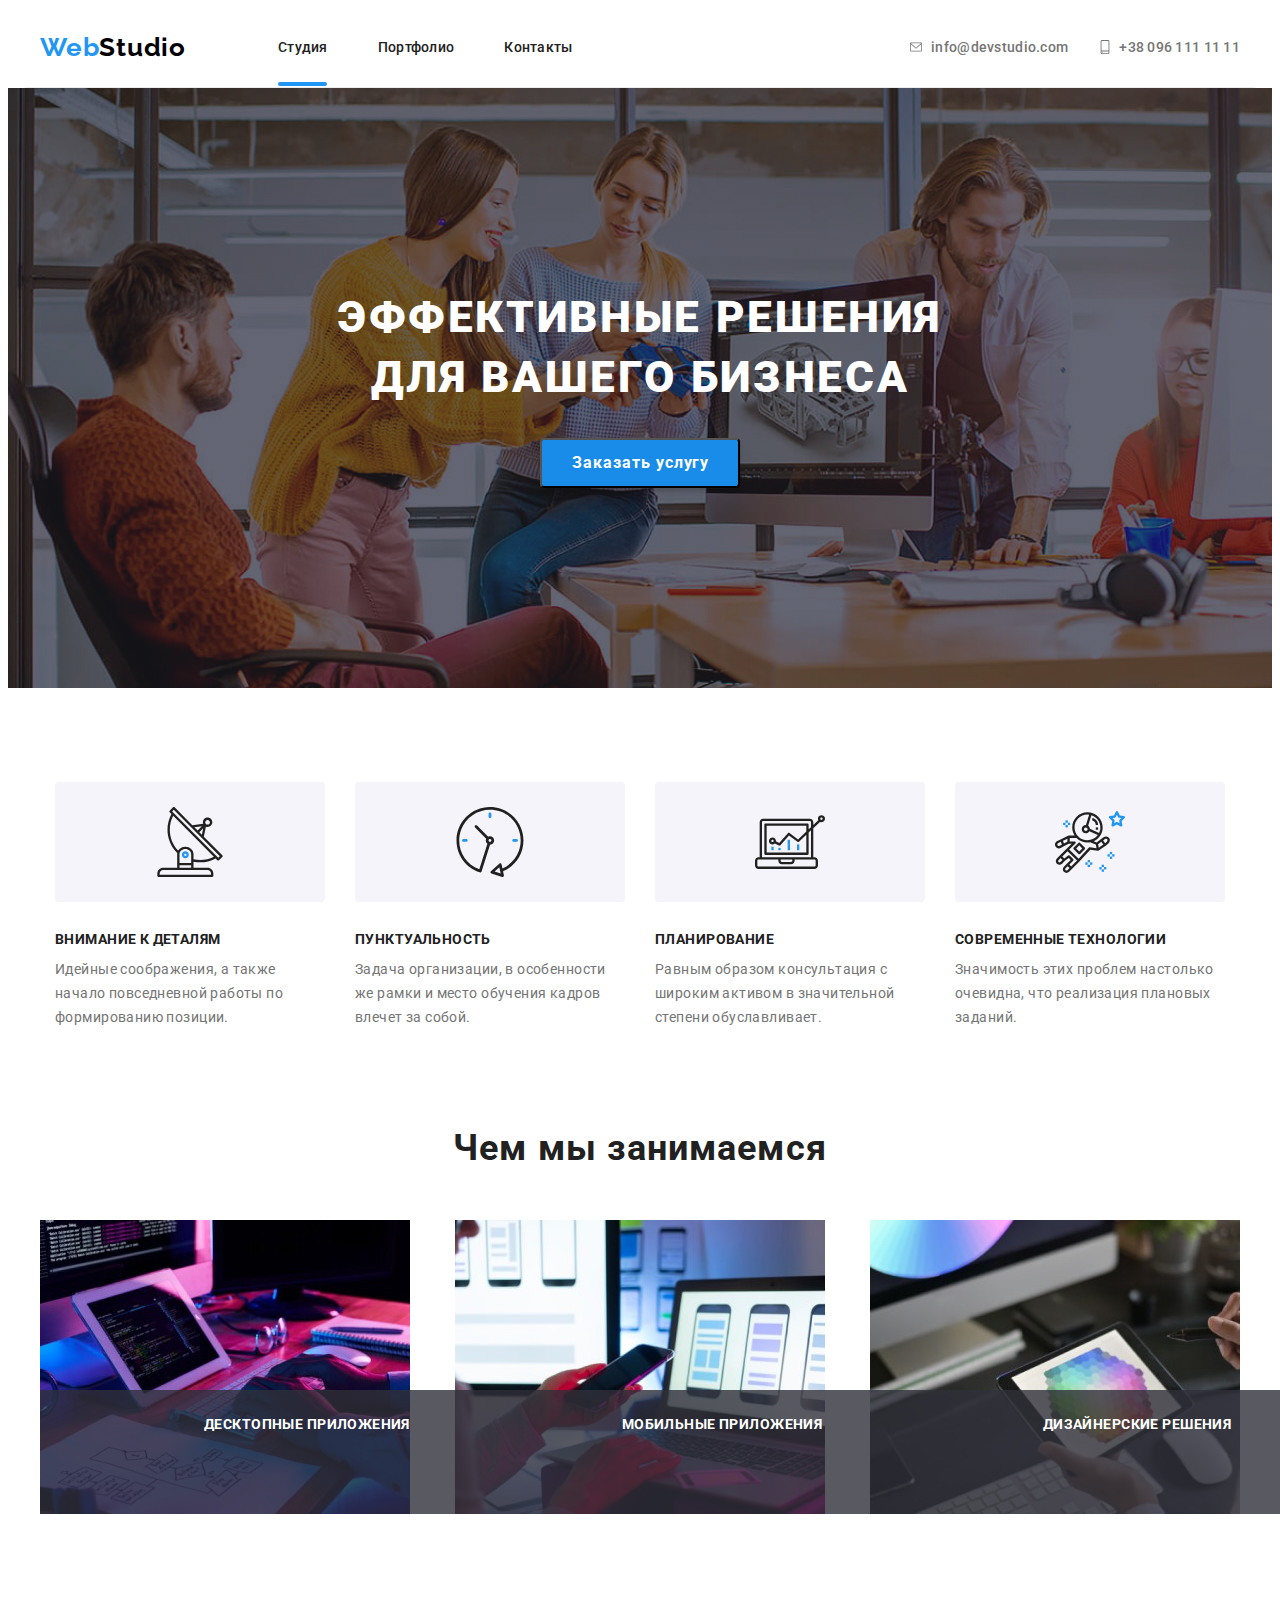
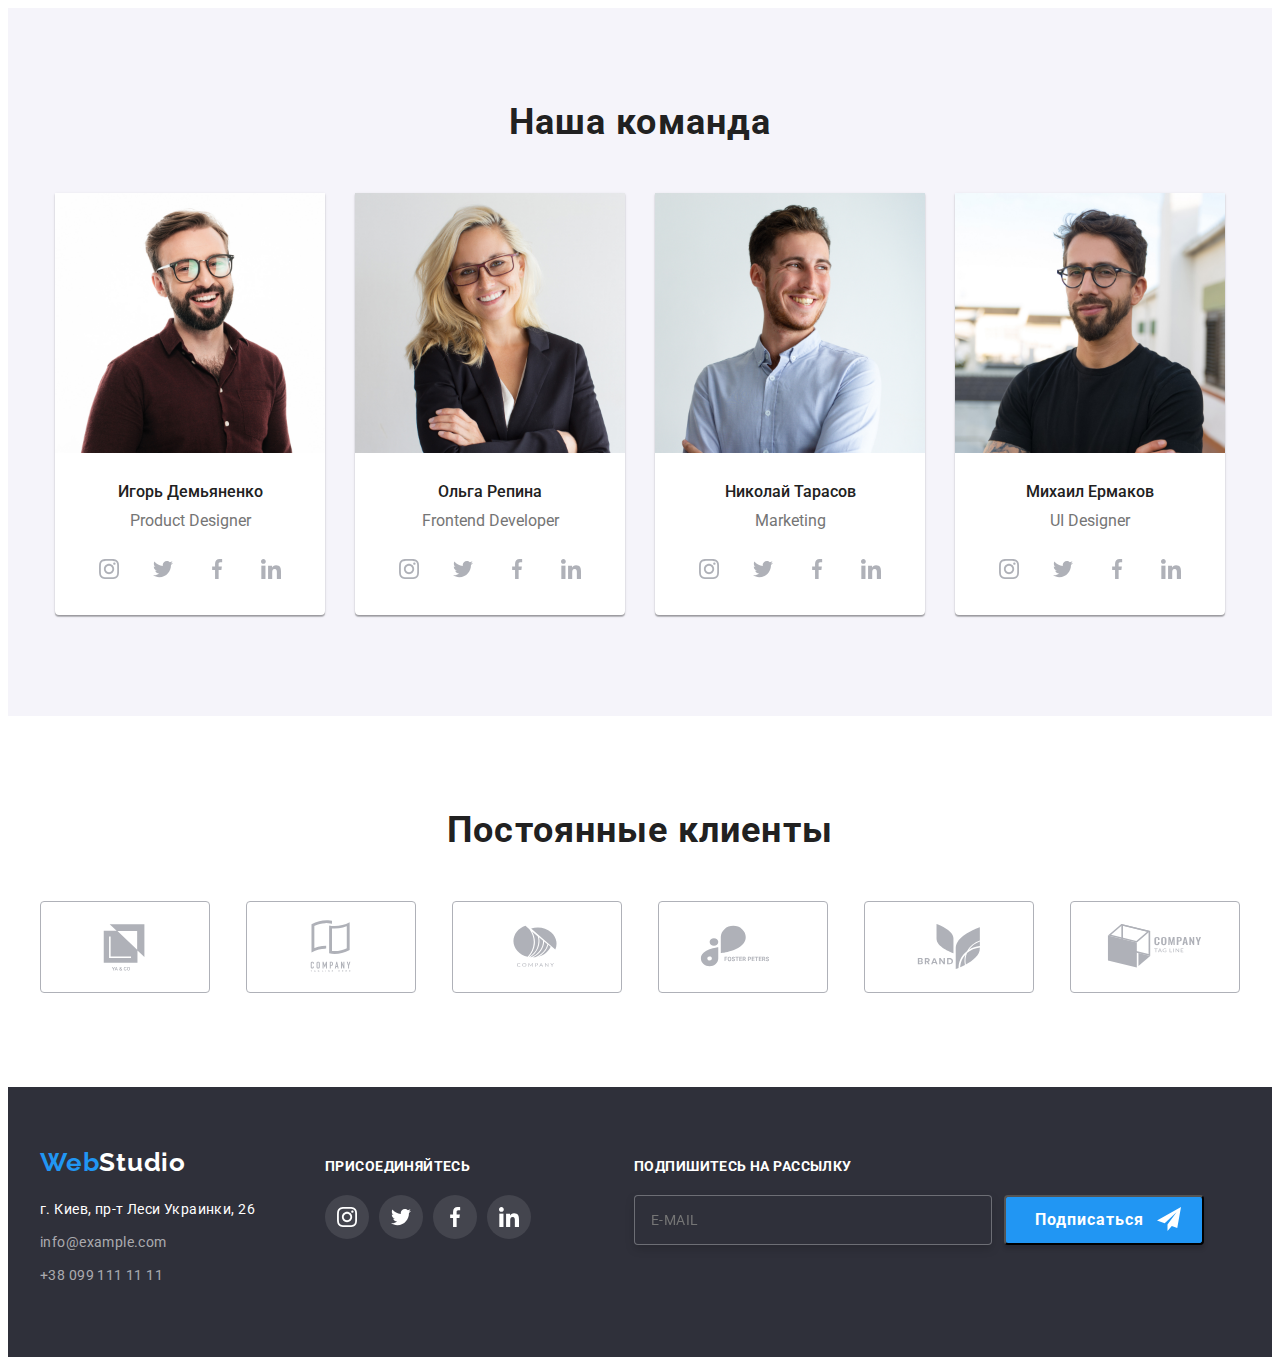
<file: index.html>
<!DOCTYPE html>
<html lang="ru">
<head>
    <meta charset="UTF-8">
    <meta http-equiv="X-UA-Compatible" content="IE=edge">
    <meta name="viewport" content="width=device-width, initial-scale=1.0">
    <link rel="preconnect" href="https://fonts.gstatic.com">
    <link href="https://fonts.googleapis.com/css2?family=Raleway:wght@700&family=Roboto:wght@400;500;700;900&display=swap" rel="stylesheet">
    <link rel="stylesheet" href="https://cdnjs.cloudflare.com/ajax/libs/modern-normalize/1.0.0/modern-normalize.min.css" integrity="sha512-ISS7cAi1PEhQ8jnbJpJZMd29NlhNj4AWYyLOSp2CE/CsHxTCu+r+t0D2yoJudVrd0/8fTVPUVDzY5Tvli75u/g==" crossorigin="anonymous" referrerpolicy="no-referrer" />
    <title>Студия</title>
    <link rel="stylesheet" href="./css/styles.css">
</head>
<body>
    <!--header-->
   <header class="header">
       <div class="container header-container ">
            <nav class="navigation">
                <a class="logo-link link" href="" lang="en"> <span class="logo-text">Web</span><span class="logo-text-itom">Studio</span></a>
                    <ul class="menu-list list">
                        <li class="menu-itom">
                            <a class="menu-link-studio link" href="">Студия</a>
                        </li>
                        <li class="menu-itom">
                            <a class="menu-link link" href="./portfolio.html">Портфолио</a>
                        </li>
                        <li class="menu-itom">
                            <a class="menu-link link" href="">Контакты</a>
                         </li>
                    </ul>
            </nav> 
            <ul class="contacts  list" >
                <li class="contacts-mail ">
                        <a href="mailto:info@devstudio.com" class="contacts-mail-envelope link">
                        <svg class="mail-envelope ">
                            <use href="./images/sprite.svg#envelope"></use>
                        </svg>
                        info@devstudio.com
                    </a>
                </li>
                <li class="contacts-tel list">
                        <a href="tel:+38096111111 "  class="contacts-tel-smartphone link">
                        <svg class="tel-smartphone ">
                            <use href="./images/sprite.svg#smartphone"></use>
                        </svg>
                        +38 096 111 11 11 
                    </a>
                    </div>
                </li>
            </ul>
        </div>
   </header> 
   <main>
       <!--hero-->
       <section class="hero">
           <div class="hero-container container">
                <div class="container-hero-title">
                    <p class="hero-title">Эффективные решения для вашего бизнеса</p>
                </div>
                <div class="btn">
                    <button class="modal-btn" type="button" data-modal-open>Заказать услугу</button>
                </div>
           </div>
       </section>
       <!--about us-->
       <section class="about-us">
           <div class=" about-us-container container">
                <ul class="boxs list">
                    <li>
                        <div class="box-first">
                            <div >
                                <ul class="box-list list">
                                <li class="box-list-atom">
                                    <a href="" class="box-list-link link">
                                        <svg class="box-list-icon">
                                            <use href="./images/sprite.svg#antenna"></use>
                                        </svg>
                                    </a>
                                </li>
                            </div>
                            <h3 class="about-us-title" >Внимание к деталям</h3>
                            <p class="about-us-title-itom" >Идейные соображения, а также начало повседневной работы по формированию позиции.</p>  
                        </div>
                    </li>
                    <li>
                        <div class="box-second ">
                            <div >
                                <ul class="box-list list">
                                <li class="box-list-atom">
                                    <a href="" class="box-list-link link">
                                        <svg class="box-list-icon">
                                            <use href="./images/sprite.svg#clock"></use>
                                        </svg>
                                    </a>
                                </li>
                            </div>
                            <h3 class="about-us-title">Пунктуальность</h3>
                            <p class="about-us-title-itom">Задача организации, в особенности же рамки и место обучения кадров влечет за собой.</p>
                        </div>
                    </li>
                    <li>
                        <div class="box-third">
                            <div >
                                <ul class="box-list list">
                                <li class="box-list-atom">
                                    <a href="" class="box-list-link link">
                                        <svg class="box-list-icon">
                                            <use href="./images/sprite.svg#diagram"></use>
                                        </svg>
                                    </a>
                                </li>
                            </div>
                            <h3 class="about-us-title">Планирование</h3>
                            <p class="about-us-title-itom">Равным образом консультация с широким активом в значительной степени обуславливает.</p>
                        </div>
                    </li>
                    <li>
                        <div class="box-fourth">
                            <div >
                                <ul class="box-list list">
                                <li class="box-list-atom">
                                    <a href="" class="box-list-link link">
                                        <svg class="box-list-icon">
                                            <use href="./images/sprite.svg#astronaut"></use>
                                        </svg>
                                    </a>
                                </li>
                            </div>
                            <h3 class="about-us-title">Современные технологии</h3>
                            <p class="about-us-title-itom">Значимость этих проблем настолько очевидна, что реализация плановых заданий.</p>
                        </div>
                    </li>
                </ul>
           </div>
       </section>
       <!-- projects -->
       <section class="projects">
           <div class="projects-section container">
               <h2 class="projects-section-list">Чем мы занимаемся</h2>
                <ul class="projects-section-img list">
                     <li class="projects-section-img-list">
                        <img src="./images/classes/box1.jpg" alt="написание кода">
                        <p class="projects-section-img-item">Десктопные приложения</p>
                    <li class="projects-section-img-list">
                        <img src="./images/classes/box2.jpg" alt="дизай">
                        <p class="projects-section-img-item">Мобильные приложения</p>
                    </li>
                    <li class="projects-section-img-list">
                        <img src="./images/classes/box3.jpg" alt="цвет">
                        <p class="projects-section-img-item">Дизайнерские решения</p>
                    </li>
                </ul>
           </div>
       </section>
       <!--team-->
       <section class="our-team list">
           <div class="our-team-container container ">
                  <h2 class="our-team-list" >Наша команда</h2>
            <ul class="our-team-list-img list list-itom"> 
                <li class="our-team-list-itom-img">
                    <div class="our-team-box">
                        <img src="./images/team/igordemyanenko.jpg" alt="Игорь Демьяненко"width="270" height="260">
                        <div class="our-team-text">
                            <h3 class="our-team-list-itom">Игорь Демьяненко</h3>
                            <p class="our-team-list-position">Product Designer</p>
                            <ul class="social-list list">
                                <li class="social-list-atom">
                                    <a href="" class="social-list-link link">
                                        <svg class="social-list-icon">
                                            <use href="./images/sprite.svg#instagram"></use>
                                        </svg>
                                    </a>
                                </li>
                                <li class="social-list-atom">
                                    <a href="" class="social-list-link link">
                                        <svg class="social-list-icon">
                                            <use href="./images/sprite.svg#twitter"></use>
                                        </svg>
                                    </a>
                                </li>
                                <li class="social-list-atom">
                                    <a href="" class="social-list-link link">
                                        <svg class="social-list-icon">
                                            <use href="./images/sprite.svg#facebook"></use>
                                        </svg>
                                    </a>
                                </li>
                                <li class="social-list-atom">
                                    <a href="" class="social-list-link link">
                                        <svg class="social-list-icon">
                                            <use href="./images/sprite.svg#linkedin"></use>
                                        </svg>
                                    </a>
                                </li>
                            </ul>
                        </div>
                    </div>
                </li>
                <li class="our-team-list-itom-img">
                    <div class="our-team-box">
                        <img src="./images/team/olgarepina.jpg" alt="Ольга Репина"width="270" height="260">
                        <div class="our-team-text">
                            <h3 class="our-team-list-itom">Ольга Репина</h3>
                            <p class="our-team-list-position">Frontend Developer</p>
                            <ul class="social-list list">
                                <li class="social-list-atom">
                                    <a href="" class="social-list-link link">
                                        <svg class="social-list-icon">
                                            <use href="./images/sprite.svg#instagram"></use>
                                        </svg>
                                    </a>
                                </li>
                                <li class="social-list-atom">
                                    <a href="" class="social-list-link link">
                                        <svg class="social-list-icon">
                                            <use href="./images/sprite.svg#twitter"></use>
                                        </svg>
                                    </a>
                                </li>
                                <li class="social-list-atom">
                                    <a href="" class="social-list-link link">
                                        <svg class="social-list-icon">
                                            <use href="./images/sprite.svg#facebook"></use>
                                        </svg>
                                    </a>
                                </li>
                                <li class="social-list-atom">
                                    <a href="" class="social-list-link link">
                                        <svg class="social-list-icon">
                                            <use href="./images/sprite.svg#linkedin"></use>
                                        </svg>
                                    </a>
                                </li>
                            </ul>
                        </div>
                    </div>
                </li>
                <li class="our-team-list-itom-img">
                    <div class="our-team-box">
                        <img src="./images/team/nikolaytarasov.jpg" alt="Николай Тарасов"width="270" height="260">
                        <div class="our-team-text">
                            <h3 class="our-team-list-itom">Николай Тарасов</h3>
                            <p class="our-team-list-position">Marketing</p>
                            <ul class="social-list list">
                                <li class="social-list-atom">
                                    <a href="" class="social-list-link link">
                                        <svg class="social-list-icon">
                                            <use href="./images/sprite.svg#instagram"></use>
                                        </svg>
                                    </a>
                                </li>
                                <li class="social-list-atom">
                                    <a href="" class="social-list-link link">
                                        <svg class="social-list-icon">
                                            <use href="./images/sprite.svg#twitter"></use>
                                        </svg>
                                    </a>
                                </li>
                                <li class="social-list-atom">
                                    <a href="" class="social-list-link link">
                                        <svg class="social-list-icon">
                                            <use href="./images/sprite.svg#facebook"></use>
                                        </svg>
                                    </a>
                                </li>
                                <li class="social-list-atom">
                                    <a href="" class="social-list-link link">
                                        <svg class="social-list-icon">
                                            <use href="./images/sprite.svg#linkedin"></use>
                                        </svg>
                                    </a>
                                </li>
                            </ul>
                        </div>
                    </div>
                </li>
                <li class="our-team-list-itom-img">
                    <div class="our-team-box">
                        <img src="./images/team/mikhailermakov.jpg" alt="Михаил Ермаков"width="270" height="260">
                        <div class="our-team-text">
                            <h3 class="our-team-list-itom">Михаил Ермаков</h3>
                            <p class="our-team-list-position">UI Designer</p>
                            <ul class="social-list list">
                                <li class="social-list-atom">
                                    <a href="" class="social-list-link link">
                                        <svg class="social-list-icon">
                                            <use href="./images/sprite.svg#instagram"></use>
                                        </svg>
                                    </a>
                                </li>
                                <li class="social-list-atom">
                                    <a href="" class="social-list-link link">
                                        <svg class="social-list-icon">
                                            <use href="./images/sprite.svg#twitter"></use>
                                        </svg>
                                    </a>
                                </li>
                                <li class="social-list-atom">
                                    <a href="" class="social-list-link link">
                                        <svg class="social-list-icon">
                                            <use href="./images/sprite.svg#facebook"></use>
                                        </svg>
                                    </a>
                                </li>
                                <li class="social-list-atom">
                                    <a href="" class="social-list-link link">
                                        <svg class="social-list-icon">
                                            <use href="./images/sprite.svg#linkedin"></use>
                                        </svg>
                                    </a>
                                </li>
                            </ul>
                        </div>
                    </div>
                </li>
            </ul>
           </div>
       </section>
       <!--clients-->
       <section class="clients">
           <div class="container">
                <h2 class="clients-text">Постоянные клиенты</h2>
                <div class="client-atom">
                    <ul class="clients-list list">
                        <li class="client">
                            <a href="" class="client-list-link link">
                                <svg class="client-list-icon">
                                    <use href="./images/sprite.svg#logo-1"></use>
                                </svg>
                            </a>
                        </li>
                        <li class="client">
                            <a href="" class="client-list-link link">
                                <svg class="client-list-icon">
                                    <use href="./images/sprite.svg#logo-2"></use>
                                </svg>
                            </a>
                        </li>
                        <li class="client">
                            <a href="" class="client-list-link link">
                                <svg class="client-list-icon">
                                    <use href="./images/sprite.svg#logo-3"></use>
                                </svg>
                            </a>
                        </li>
                        <li class="client">
                            <a href="" class="client-list-link link">
                                <svg class="client-list-icon">
                                    <use href="./images/sprite.svg#logo-4"></use>
                                </svg>
                            </a>
                        </li>
                        <li class="client">
                            <a href="" class="client-list-link link">
                                <svg class="client-list-icon">
                                    <use href="./images/sprite.svg#logo-5"></use>
                                </svg>
                            </a>
                        </li>
                        <li class="client">
                            <a href="" class="client-list-link link">
                                <svg class="client-list-icon">
                                    <use href="./images/sprite.svg#logo-6"></use>
                                </svg>
                            </a>
                        </li>
                    </ul>
                </div>
           </div>

       </section>
   </main>
   <!--footer-->
   <footer class="footer">
    <div class="footer-container container">
        <div class="footer-links">
            <div class="footer-logo">
                 <a class="link" href="" lang="en"><span class="logo-text">Web</span><span class="footer-logo-text-itom">Studio</span></a>
             </div>
             <address>
                 <div class="footer-navigation">
                     <ul class="footer-menu-list list ">
                         <li class="footer-menu-link-list">
                             <a class="maps-link link" href="https://goo.gl/maps/KRuacVHJmmvXkSe78" target="_blank" rel="noopener noreferrer">г. Киев, пр-т Леси Украинки, 26</a>
                         </li>
                         <li class="footer-menu-link-list">
                             <a class="footer-mail link" href="mailto:info@example.com">info@example.com</a>
                         </li>
                         <li class="footer-menu-link-list">
                             <a class="footer-tel link" href="tel:+380991111111">+38 099 111 11 11</a>
                         </li>
                     </ul>    
                 </div>
             </address> 
        </div>
        <div class="footer-social-list">
             <h3 class="footer-title">присоединяйтесь</h3>
             <ul class="social-list list">
                 <li class="footer-social-list-atom">
                     <a href="" class="footer-social-list-link link">
                         <svg class="footer-social-list-icon">
                             <use href="./images/sprite.svg#instagram"></use>
                         </svg>
                     </a>
                 </li>
                 <li class="footer-social-list-atom">
                     <a href="" class="footer-social-list-link link">
                         <svg class="footer-social-list-icon">
                             <use href="./images/sprite.svg#twitter"></use>
                         </svg>
                     </a>
                 </li>
                 <li class="footer-social-list-atom">
                     <a href="" class="footer-social-list-link link">
                         <svg class="footer-social-list-icon">
                             <use href="./images/sprite.svg#facebook"></use>
                         </svg>
                     </a>
                 </li>
                 <li class="footer-social-list-atom">
                     <a href="" class="footer-social-list-link link">
                         <svg class="footer-social-list-icon">
                             <use href="./images/sprite.svg#linkedin"></use>
                         </svg>
                     </a>
                 </li>
             </ul>
        </div>
        <div class="email-input">
            <p class="email-input-text"> Подпишитесь на рассылку</p>
            <label  class="email-form-field">
                <span class="email-form-input-wrapper">
                    <input type="text" name="email-user-name" class="email-form-input" placeholder="E-mail" required>
                        <svg class="email-form-input-icon">
                        <use href="./images/sprite.svg#send"></use>
                        </svg>
                </span>
               <button type="submit" class="email-form-btn">Подписаться</button>
            </label>
        </div>
    </div>
</footer>

<div class="backdrop is-hidden" data-modal>
    <div class="modal">
        <div>
            <button type="button" class="modal-close-button" data-modal-close>
                <svg class="modal-close-button-icon">
                    <use href="./images/sprite.svg#icon-close"></use>
                </svg>
        </div>
            <form action="#" method="GET" class="modal-form" >
                <p class="modal-form-head"> Оставьте свои данные, мы вам перезвоним</p>
                <label  class="modal-form-field">
                    Имя
                    <span class="modal-form-input-wrapper">
                        <input type="text" name="user-name" class="modal-form-input" required minlength="2">
                        <svg class="modal-form-input-icon">
                        <use href="./images/sprite.svg#person-black"></use>
                    </svg>
                    </span>
                </label>
                <label  class="modal-form-field">
                    Телефон
                    <span class="modal-form-input-wrapper">
                        <input type="tel" name="user-phone" class="modal-form-input"  pattern="(0-9){3}-(0-9){3}-(0-9){2}-(0-9){2}" title="096-111-11-11" required>
                       <svg class="modal-form-input-icon">
                       <use href="./images/sprite.svg#phone-black"></use>
                   </svg>
                </label>
                <label  class="modal-form-field">
                    Почта
                    <span class="modal-form-input-wrapper">
                        <input type="email" name="user-email" class="modal-form-input" required>
                       <svg class="modal-form-input-icon">
                       <use href="./images/sprite.svg#email-black"></use>
                   </svg>
                </label>
                <label  class="modal-form-field">
                    Коментарий
                    <textarea name="user-messedge" class="modal-form-messedge" placeholder="Введите текст"></textarea>
                </label>
                <input type="checkbox" name="user-policy" class="modal-form-checkbox visually-hidden" id="checkbox-policy" required>
                <label for="checkbox-policy" class="modal-form-checkbox-policy">Соглашаюсь с рассылкой и принимаю 
                    <a class="modal-form-policy-link" href="">Условия договора</a>
                </lable>
                    <button type="submit" class="modal-form-btn">Отправить</button>
            </form>
        </button>

    </div>
</div>
    <script src="./js/modal.js">
    </script>

</body>
</html>
</file>
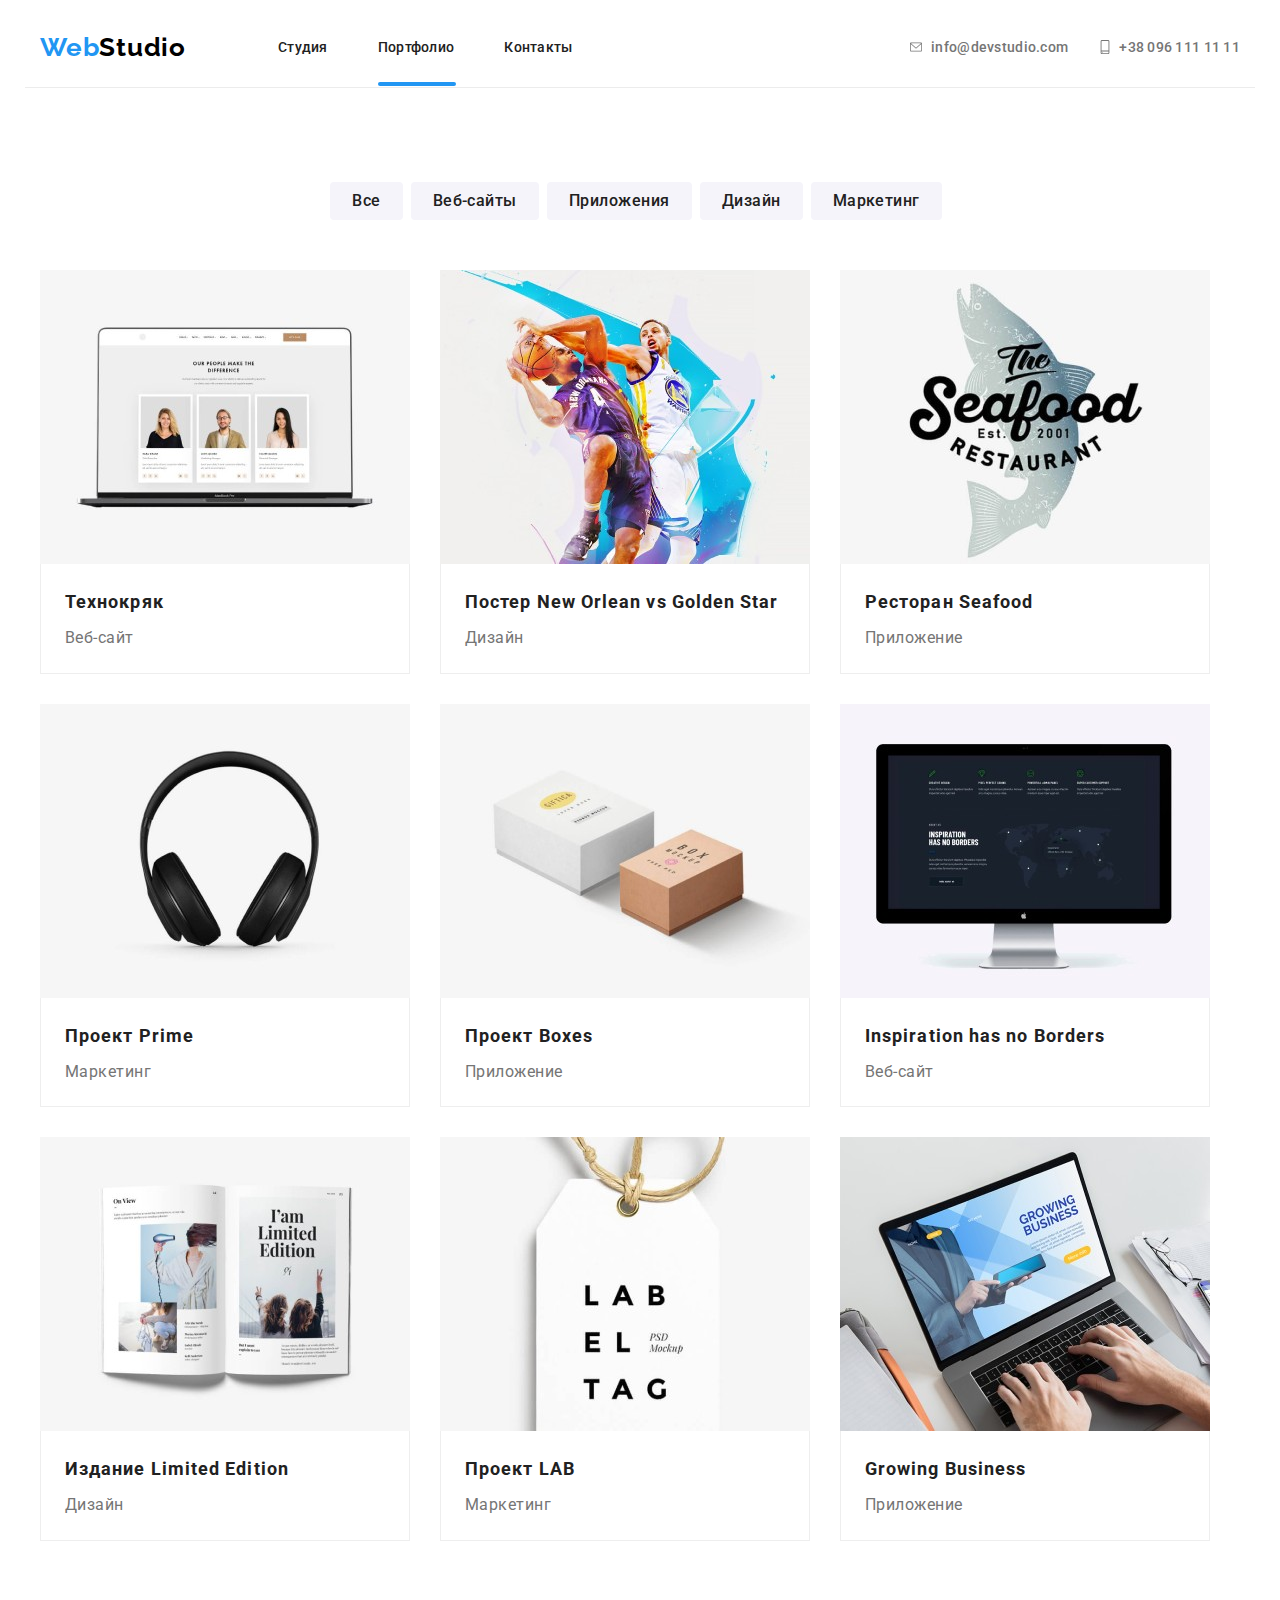
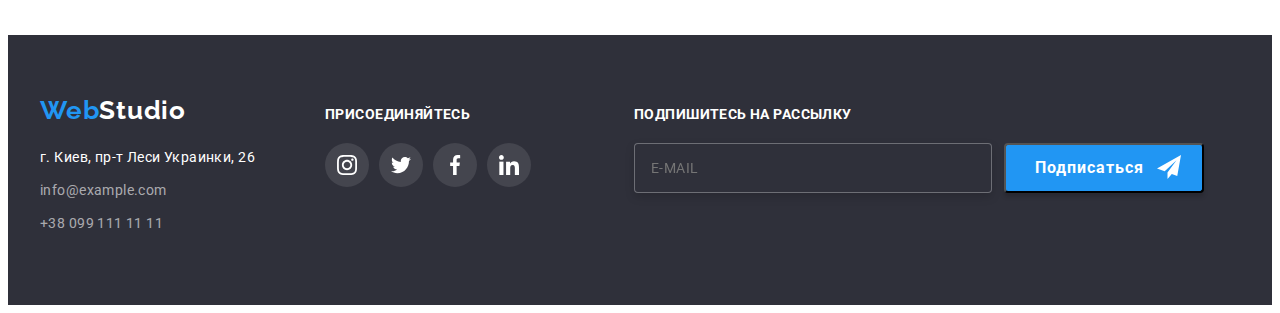
<file: portfolio.html>
<!DOCTYPE html>
<html lang="ru">
<head>
    <meta charset="UTF-8">
    <meta http-equiv="X-UA-Compatible" content="IE=edge">
    <meta name="viewport" content="width=device-width, initial-scale=1.0">
    <link rel="preconnect" href="https://fonts.gstatic.com">
    <link href="https://fonts.googleapis.com/css2?family=Raleway:wght@700&family=Roboto:wght@400;500;700;900&display=swap" rel="stylesheet">
    <link rel="stylesheet" href="https://cdnjs.cloudflare.com/ajax/libs/modern-normalize/1.0.0/modern-normalize.min.css" integrity="sha512-ISS7cAi1PEhQ8jnbJpJZMd29NlhNj4AWYyLOSp2CE/CsHxTCu+r+t0D2yoJudVrd0/8fTVPUVDzY5Tvli75u/g==" crossorigin="anonymous" referrerpolicy="no-referrer" />
    <title>Портфолио</title>
    <link rel="stylesheet" href="./css/styles.css">
</head>
<body>
    <!--header-->
    <header class="header">
        <div class="container header-container">
             <nav class="navigation">
                 <a class="logo-link link" href="" lang="en"> <span class="logo-text">Web</span><span class="logo-text-itom">Studio</span></a>
                     <ul class="menu-list list">
                         <li class="menu-itom">
                             <a class="menu-link link" href="./index.html">Студия</a>
                         </li>
                         <li class="menu-itom">
                             <a class="menu-link-portfolio link" href="">Портфолио</a>
                         </li>
                         <li class="menu-itom">
                             <a class="menu-link link" href="">Контакты</a>
                          </li>
                     </ul>
             </nav> 
             <ul class="contacts  list" >
                <li class="contacts-mail ">
                        <a href="mailto:info@devstudio.com" class="contacts-mail-envelope link">
                        <svg class="mail-envelope ">
                            <use href="./images/sprite.svg#envelope"></use>
                        </svg>
                        info@devstudio.com
                    </a>
                </li>
                <li class="contacts-tel list">
                        <a href="tel:+38096111111 "  class="contacts-tel-smartphone link">
                        <svg class="tel-smartphone ">
                            <use href="./images/sprite.svg#smartphone"></use>
                        </svg>
                        +38 096 111 11 11 
                    </a>
                    </div>
                </li>
            </ul>
         </div>
    </header> 
   <main>
       <section class="portfolio">
           <div class="container">
<!--filter-->
        <div class="portfolio-button">
            <ul class="button-list list">
                <li><button class="button" type="button">Все</li>
                <li><button class="button" type="button">Веб-сайты</li>
                <li><button class="button" type="button">Приложения</li>
                <li><button class="button" type="button">Дизайн</li>
                <li><button class="button" type="button">Маркетинг</li>    
            </ul>
        </div>  
<!--cards-->
        <div class="portfolio-cards">
            <ul class="cards list"> 
                <li class="cards-boxs">
                    <div class="cards-box">
                        <div class="cards-wrapper">
                            <img src="./images/cards/img1.jpg" alt="три фото">
                            <p class="overley">Технокряк это современная площадка распространения коронавируса. Компании используют эту платформу для цифрового шпионажа и атак на защищённые сервера конкурентов.</p>
                        </div>
                        <div class="cards-text" >
                            <h2 class="cards-itom">Технокряк</h2>
                            <p class="cards-product">Веб-сайт</p>
                        </div>
                    </div>       
                </li>
                <li class="cards-boxs">
                    <div class="cards-box">
                        <div class="cards-wrapper">
                            <img src="./images/cards/img2.jpg" alt="баскетболисты">
                            <p class="overley">Технокряк это современная площадка распространения коронавируса. Компании используют эту платформу для цифрового шпионажа и атак на защищённые сервера конкурентов.</p>
                        </div>
                        <div class="cards-text">
                            <h2 class="cards-itom">Постер New Orlean vs Golden Star</h2>
                            <p class="cards-product">Дизайн</p>
                        </div>
                    </div>  
                </li>
                <li class="cards-boxs"> 
                    <div class="cards-box">
                        <div class="cards-wrapper">
                            <img src="./images/cards/img3.jpg" alt="ресторан">
                            <p class="overley">Технокряк это современная площадка распространения коронавируса. Компании используют эту платформу для цифрового шпионажа и атак на защищённые сервера конкурентов.</p>
                        </div>
                        <div class="cards-text">
                            <h2 class="cards-itom">Ресторан Seafood</h2>
                            <p class="cards-product">Приложение</p>
                        </div>
                    </div> 
                </li>
                <li class="cards-boxs"> 
                    <div class="cards-box">
                        <div class="cards-wrapper">
                            <img src="./images/cards/img4.jpg" alt="наушники">
                            <p class="overley">Технокряк это современная площадка распространения коронавируса. Компании используют эту платформу для цифрового шпионажа и атак на защищённые сервера конкурентов.</p>
                        </div>
                        <div class="cards-text">
                            <h2 class="cards-itom">Проект Prime</h2>
                            <p class="cards-product">Маркетинг</p>
                        </div>
                    </div>
                </li>
                <li class="cards-boxs"> 
                    <div class="cards-box">
                        <div class="cards-wrapper">
                            <img src="./images/cards/img5.jpg" alt="коробки">
                            <p class="overley">Технокряк это современная площадка распространения коронавируса. Компании используют эту платформу для цифрового шпионажа и атак на защищённые сервера конкурентов.</p>
                        </div>
                        <div class="cards-text">
                             <h2 class="cards-itom">Проект Boxes</h2>
                            <p class="cards-product">Приложение</p>
                        </div>
                    </div>
                </li>
                <li class="cards-boxs"> 
                    <div class="cards-box">
                        <div class="cards-wrapper">
                            <img src="./images/cards/img6.jpg" alt="монитор">
                            <p class="overley">Технокряк это современная площадка распространения коронавируса. Компании используют эту платформу для цифрового шпионажа и атак на защищённые сервера конкурентов.</p>
                        </div>
                        <div class="cards-text">
                            <h2 class="cards-itom">Inspiration has no Borders</h2>
                            <p class="cards-product">Веб-сайт</p>
                        </div>
                    </div>
                </li>
                <li class="cards-boxs"> 
                    <div class="cards-box">
                        <div class="cards-wrapper">
                            <img src="./images/cards/img7.jpg" alt="книга">
                            <p class="overley">Технокряк это современная площадка распространения коронавируса. Компании используют эту платформу для цифрового шпионажа и атак на защищённые сервера конкурентов.</p>
                        </div>
                        <div class="cards-text">
                            <h2 class="cards-itom">Издание Limited Edition</h2>
                            <p class="cards-product">Дизайн</p>
                        </div>
                    </div>
                </li>
                <li class="cards-boxs"> 
                    <div class="cards-box">
                        <div class="cards-wrapper">
                            <img src="./images/cards/img8.jpg" alt="бирка">
                            <p class="overley">Технокряк это современная площадка распространения коронавируса. Компании используют эту платформу для цифрового шпионажа и атак на защищённые сервера конкурентов.</p>
                        </div>
                        <div class="cards-text">
                             <h2 class="cards-itom">Проект LAB</h2>
                            <p class="cards-product">Маркетинг</p>
                        </div>
                    </div>
                </li>
                <li class="cards-boxs"> 
                    <div class="cards-box">
                        <div class="cards-wrapper">
                            <img src="./images/cards/img9.jpg" alt="набор текста">
                            <p class="overley">Технокряк это современная площадка распространения коронавируса. Компании используют эту платформу для цифрового шпионажа и атак на защищённые сервера конкурентов.</p>
                        </div>
                        <div class="cards-text">
                             <h2 class="cards-itom">Growing Business</h2>
                            <p class="cards-product">Приложение</p>
                        </div>
                    </div>
                </li> 
            </ul> 
        </div>
           </div>
    </section>
   </main>
   <!--footer-->
   <footer class="footer">
    <div class="footer-container container">
        <div class="footer-links">
            <div class="footer-logo">
                 <a class="link" href="" lang="en"><span class="logo-text">Web</span><span class="footer-logo-text-itom">Studio</span></a>
             </div>
             <address>
                 <div class="footer-navigation">
                     <ul class="footer-menu-list list ">
                         <li class="footer-menu-link-list">
                             <a class="maps-link link" href="https://goo.gl/maps/KRuacVHJmmvXkSe78" target="_blank" rel="noopener noreferrer">г. Киев, пр-т Леси Украинки, 26</a>
                         </li>
                         <li class="footer-menu-link-list">
                             <a class="footer-mail link" href="mailto:info@example.com">info@example.com</a>
                         </li>
                         <li class="footer-menu-link-list">
                             <a class="footer-tel link" href="tel:+380991111111">+38 099 111 11 11</a>
                         </li>
                     </ul>    
                 </div>
             </address> 
        </div>
        <div class="footer-social-list">
             <h3 class="footer-title">присоединяйтесь</h3>
             <ul class="social-list list">
                 <li class="footer-social-list-atom">
                     <a href="" class="footer-social-list-link link">
                         <svg class="footer-social-list-icon">
                             <use href="./images/sprite.svg#instagram"></use>
                         </svg>
                     </a>
                 </li>
                 <li class="footer-social-list-atom">
                     <a href="" class="footer-social-list-link link">
                         <svg class="footer-social-list-icon">
                             <use href="./images/sprite.svg#twitter"></use>
                         </svg>
                     </a>
                 </li>
                 <li class="footer-social-list-atom">
                     <a href="" class="footer-social-list-link link">
                         <svg class="footer-social-list-icon">
                             <use href="./images/sprite.svg#facebook"></use>
                         </svg>
                     </a>
                 </li>
                 <li class="footer-social-list-atom">
                     <a href="" class="footer-social-list-link link">
                         <svg class="footer-social-list-icon">
                             <use href="./images/sprite.svg#linkedin"></use>
                         </svg>
                     </a>
                 </li>
             </ul>
        </div>
        <div class="email-input">
            <p class="email-input-text"> Подпишитесь на рассылку</p>
            <label  class="email-form-field">
               <span class="email-form-input-wrapper">
                   <input type="text" name="user-name" class="email-form-input" placeholder="E-mail"required>
                       <svg class="email-form-input-icon">
                       <use href="./images/sprite.svg#send"></use>
                       </svg>
               </span>
              <button type="submit" class="email-form-btn">Подписаться</button>
           </label>
        </div>
    </div>
</footer>
</body>
</html>
</file>
<file: css/styles.css>
:root {
  --accent-color: #2196F3;
}

h1,
h2,
h3,
h4,
h5,
p{
  margin-top: 0;
  margin-bottom: 0;
}

ul{
  margin-top: 0;
  margin-bottom: 0;
  padding: 0;
}

img{display: block;
}

.list{list-style: none;
}

.link{text-decoration: none;
}



.container{
  width: 1200px;
  padding-left: 15px;
  padding-right: 15px;
  margin: 0 auto;
  margin-left: auto;
  margin-right: auto;
}

.header-container{display: flex;
}

.navigation{display: flex;
}

.body{font-family: "Roboto", sans-serif;
}

.logo-link{
  margin-top: 24px;
  margin-bottom: 24px;
  margin-right: 92px;
}
.logo-text{
  font-family: Raleway;
  font-style: normal;
  font-weight: bold;
  font-size: 26px;
  line-height: 1.19;
  letter-spacing: 0.03em;
  color: #2196F3;
}

.logo-text-itom{
  font-family: Raleway;
  font-style: normal;
  font-weight: bold;
  font-size: 26px;
  line-height: 1.19;
  letter-spacing: 0.03em;
  color: #000000;
}

.cursor
/*=====HEADER=====*/

.header
  {height: 80px;
  margin-left: auto;
  margin-right: auto;
  
}

.header-container{
  border-bottom: 1px solid #ECECEC;
}


.menu-list{
  display: flex;
  align-items: center;
}

.menu-itom:not(:last-child){
  margin-right: 50px;
}

.menu-link {
  font-family: Roboto;
  font-style: normal;
  font-weight: 500;
  font-size: 14px;
  line-height: 1.14;
  letter-spacing: 0.02em;
  color: #212121;
  transition: color 250ms linear, 
  background-color 250ms linear;
}

.menu-link-studio,
.menu-link-portfolio,
.menu-link-contacts{
  font-family: Roboto;
  font-style: normal;
  font-weight: 500;
  font-size: 14px;
  line-height: 1.14;
  letter-spacing: 0.02em;
  color: #212121;
  transition: color 250ms linear, 
  background-color 250ms linear;
}

.menu-link-studio{
 position: static;
}

.menu-link-studio::after{
  position: absolute;
  display: block;
  content: "";
  width: 49px;
  height: 4px;
  background-color: #2196F3;
  border-radius: 2px;
  margin-top: 26px;
}

.menu-link-portfolio{
  position: static;
 }
 
.menu-link-portfolio::after{
  position: absolute;
  display: block;
  content: "";
  width: 78px;
  height: 4px;
  background-color: #2196F3;
  border-radius: 2px;
  margin-top: 26px;
 }

 .menu-link-contacts{
  position: static;
 }
 
.menu-link-contacts::after{
  position: absolute;
  display: block;
  content: "";
  width: 83px;
  height: 4px;
  background-color: #2196F3;
  border-radius: 2px;
  margin-top: 26px;
 }


.menu-link:hover,
.menu-link:focus
  {color: var(--accent-color);
}

.menu-link-studio:hover,
.menu-link-portfolio:hover,
.menu-link-contacts:hover
.menu-link-studio:focus,
.menu-link-portfolio:focus,
.menu-link-contacts:focus{
  color: var(--accent-color);
}

.contacts{
  display: flex;
  align-items: center;
  margin-left: auto;
  }
  
.mail-envelope {
  margin-right: 7px;
  }
  
  .mail-envelope{
  width: 16px;
  height: 12px;
  fill: #757575;
  }
  
.contacts-tel{
margin-left: 30px;
  }
  
.contacts-mail-envelope{
  font-family: Roboto;
  font-style: normal;
  font-weight: 500;
  font-size: 14px;
  line-height: 16px;
  letter-spacing: 0.02em;
  color: #757575; 
  display: flex;
  align-items: center;
  }
  
.contacts-mail-envelope:hover,
.contacts-mail-envelope:focus{
  color: var(--accent-color);
  }
  
.contacts-mail-envelope:hover .mail-envelope,
.contacts-mail-envelope:focus .mail-envelope{
  fill: var(--accent-color);
  }
  
.tel-smartphone{
  width: 14px;
  height: 20px;
  fill: #757575;
  margin-right: 7px;
  }

.contacts-tel-smartphone{
  font-family: Roboto;
  font-style: normal;
  font-weight: 500;
  font-size: 14px;
  line-height: 16px;
  letter-spacing: 0.02em;
  color: #757575;
  margin: 0px;
  padding: 0px;
  display: flex;
  align-items: center;
  }
  
.contacts-tel-smartphone:hover .tel-smartphone,
.contacts-tel-smartphone:focus .tel-smartphone{
  fill: var(--accent-color);
  }
  
  .contacts-tel-smartphone:hover,
  .contacts-tel-smartphone:focus{
  color: var(--accent-color);
  }
  
/*=====END HEADER=====*/

/*=========HERO========*/

.hero{
  height: 600px;
  margin-left: auto;
  margin-right: auto;
  background-image: linear-gradient(
    rgba(47, 48, 58, 0.4),
    rgba(47, 48, 58, 0.4)), 
    url(../images/hero/bg.jpg);
  background-size: cover;
  background-color: #C4C4C4;
}

.hero-container{
  padding-top: 200px;
}

.container-hero-title{
  width: 696px;
  height: 120px;
  margin-left: auto;
  margin-right: auto;
  margin-bottom: 30px;
}

.hero-title{
  font-family: 'Roboto', sans-serif;
  font-style: normal;
  font-weight: 900;
  font-size: 44px;
  line-height: 1.36;
  text-align: center;
  letter-spacing: 0.06em;
  text-transform: uppercase;
  color: #FFFFFF;
  margin-top: 0;
  margin-bottom: 0;
}

.modal-btn{
  font-family: 'Roboto', sans-serif;
  font-weight: bold;
  font-size: 16px;
  line-height: 1.9;
  display: flex;
  align-items: center;
  text-align: center;
  letter-spacing: 0.06em;
  color: #FFFFFF;
  background: #188CE8;
  margin-left: auto;
  margin-right: auto;
  box-shadow: 0px 4px 4px 
  rgba(0, 0, 0, 0.15);
  border-radius: 4px;
  width: 200px;
  height: 50px;
  padding-left: 30px;
  transition: color 250ms linear,
  background-color 250ms linear;
}

.modal-btn:hover,
.modal-btn:focus{
  background-color: #2196F3;
  cursor: pointer;
}
/*=========END HERO========*/

/*======ABOUT US======*/

.about-us{
  margin-left: auto;
  margin-right: auto;
  padding-top: 94px;
  padding-bottom: 47px;
}

.about-us-container{
  width: 1170px;
}

.boxs{
  display: flex;
}


.about-us-title{
  margin-top: 0px;
  margin-bottom: 10px;
}

.box-first,
.box-second,
.box-third,
.box-fourth{
  width: 270px;
  height: 252px;
  margin-right: 30px;
}

.box-list{
  width: 270px;
  height: 120px;
  background-color: #F5F4FA;
  border-radius: 4px;
  margin-bottom: 30px;
}

.box-list-atom{
  padding-top: 25px;
  padding-right: 100px;
  padding-bottom: 25px;
  padding-left: 100px;
}


.box-list-icon{
  width: 70px;
  height: 70px;
}

.about-us-title{
  font-family: 'Roboto', sans-serif;
  font-weight: bold;
  font-size: 14px;
  line-height: 1.14;
  letter-spacing: 0.03em;
  text-transform: uppercase;
  color: #212121;
}

.about-us-title-itom{
  font-family: 'Roboto', sans-serif;
  font-size: 14px;
  line-height: 1.71;
  letter-spacing: 0.03em;
  color: #757575;
}
/*======END ABOUT US======*/

/*=====PROJECTS=====*/

.projects{
  padding-top: 47px;
  padding-bottom: 94px;
  margin-left: auto;
  margin-right: auto;
}

.projects-section-list{
  font-family: 'Roboto', sans-serif;
  font-weight: bold;
  font-size: 36px;
  line-height: 1.16;
  text-align: center;
  letter-spacing: 0.03em;
  color: #212121;
  margin-top: 0px;
  margin-bottom: 50px;
}

.projects-section-img{
  display: flex;
  flex-direction: row;
  justify-content: space-between;
}

.projects-section-img-list{
  width: 370px;
  height: 294px;
  position: relative;

}

.projects-section-img-item{
  position: absolute;
  background-color: rgba(47, 48, 58, 0.8);
  font-family: Roboto;
  font-style: normal;
  font-weight: bold;
  font-size: 14px;
  line-height: 1.14;
  text-align: center;
  letter-spacing: 0.03em;
  text-transform: uppercase;
  color: #FFFFFF;
  left: 0;
  bottom: 0;
  width: 100%;
  height: 70px;
  padding: 27px 82px;
}

/*=====END PROJECTS=====*/

/*=====TEAM=====*/
.our-team{
  margin-left: auto;
  margin-right: auto;
  background-color: #F5F4FA;
  padding-top: 94px;
  padding-bottom: 94px;
}

.our-team-container{
  height: 520px;
}

.our-team-list-img{
  display: flex;
  flex-direction: row;
  justify-content: space-between;
  width: 1170px;
  height: 368px;
  margin-left: auto;
  margin-right: auto;
}

.our-team-list{
  font-family: 'Roboto', sans-serif;
  font-weight: bold;
  font-size: 36px;
  line-height: 1.16;
  text-align: center;
  letter-spacing: 0.03em;
  color: #212121;
  margin-bottom: 50px;
  margin-top: 0px;
}

.our-team-text{
  padding-top: 30px;
  padding-bottom: 24px;
  padding-left: 32px;
  padding-right: 32px;
}

.list-itom{
  text-align: center;
}

.social-list{
  display: flex;
  flex-direction: row;
  justify-content: space-between;
}

.social-list-icon{
  width: 20px;
  height: 20px;
  fill: #AFB1B8;
}

.social-list-link{
  width:44px;
  height: 44px;
  display: flex;
  align-items: center;
  justify-content: center;
  border-radius: 50%;
  transition: color 250ms linear,
  background-color 250ms linear;
}

.social-list-link:hover,
.social-list-link:focus{
  background-color: var(--accent-color);
}

.social-list-link:hover .social-list-icon,
.social-list-link:focus .social-list-icon {
  fill: #FFFFFF ;
}

.our-team-list-itom{
  font-family: 'Roboto', sans-serif;
  font-weight: 500;
  font-size: 16px;
  line-height: 1.18;
  color: #212121;
  margin: 0px;
  margin-bottom: 10px;
}

.our-team-box{
  background: #FFFFFF;
  box-shadow: 0px 1px 3px 
  rgba(0, 0, 0, 0.12), 
  0px 1px 1px rgba(0, 0, 0, 0.14), 
  0px 2px 1px rgba(0, 0, 0, 0.2);
  border-radius: 0px 0px 4px 4px;
}

.our-team-list-position{
  font-family: 'Roboto', sans-serif;
  font-weight: normal;
  font-size: 16px;
  line-height: 1.18;
  color: #757575;
  margin: 0px;
  margin-bottom: 16px;
}
/*=====END TEAM=====*/

/*=====CLIENTS======*/

.clients{
  padding-top: 94px; 
}

.clients-text{
  font-family: Roboto;
  font-size: 36px;
  line-height: 1.16;
  text-align: center;
  letter-spacing: 0.03em;
  color: #212121;
  margin-bottom: 50px;
  margin: 0;
  margin-bottom: 50px;
}

.clients-list{
  display: flex;
  flex-direction: row;
  justify-content: space-between;
}

.client{
  width: 170px;
  height: 92px;
}
  
  .client-list-link{
  width: 100%;
  height: 100%;
  display: flex;
  align-items: center;
  justify-content: center;
  border: 1px solid #AFB1B8;
  box-sizing: border-box;
  border-radius: 4px;
  transition: color 250ms linear,
  background-color 250ms linear;
}
  
.client-list-link:hover .client-list-icon,
.client-list-link:focus .client-list-icon{
  fill: var(--accent-color);
}
  
.client-list-link:hover ,
.client-list-link:focus {
  border-color: var(--accent-color);
}
  
.client-list-icon{
  width: 106px;
  height: 60px;
  fill:  #AFB1B8;
}
  
.client-atom{
  padding-bottom: 94px;
}

/*=====END CLIENTS======*/

/*=====FOOTER=====*/

.footer{
  background-color: #2F303A;
  padding-top: 60px;
  padding-bottom: 60px;
}

.footer-container{
  display: flex;
  margin-left: auto;
  margin-right: auto;  
}
  
.footer-logo{
  margin-bottom: 20px;
}
  
.footer-logo-text{
  font-family: Raleway;
  font-style: normal;
  font-weight: bold;
  font-size: 26px;
  line-height: 1.19;
  letter-spacing: 0.03em;
  color: #2196F3;
}
  
.footer-logo-text-itom{
  font-family: Raleway;
  font-style: normal;
  font-weight: bold;
  font-size: 26px;
  line-height: 1.19;
  letter-spacing: 0.03em;
  color: #FFFFFF;;
}
  
.maps-link{
  font-family: Roboto;
  font-style: normal;
  font-weight: normal;
  font-size: 14px;
  line-height: 1.71;
  letter-spacing: 0.03em;
  color: #FFFFFF;
  padding: 0px;
}
  
.maps-link:hover,
.maps-link:focus{
  color: var(--accent-color);
}
  
.footer-navigation{
  display: flex;
}
  
.footer-mail{
  font-family: Roboto;
  font-style: normal;
  font-weight: normal;
  font-size: 14px;
  line-height: 1.71;
  letter-spacing: 0.03em;
  color: rgba(255, 255, 255, 0.6);
  padding: 0px;
}
  
.footer-mail:hover,
.footer-mail:focus{
  color: var(--accent-color);
}
  
.footer-tel{
  font-family: Roboto;
  font-style: normal;
  font-weight: normal;
  font-size: 14px;
  line-height: 1.71;
  letter-spacing: 0.03em;
  color: rgba(255, 255, 255, 0.6);
  cursor: pointer;
}
  
.footer-tel:hover,
.footer-tel:focus{
  color: var(--accent-color);
}
  
.footer-social-list{
  padding-top: 12px;
  margin-left: 70px;
}
  
.footer-title{
  font-family: Roboto;
  font-size: 14px;
  line-height: 1.14;
  letter-spacing: 0.03em;
  text-transform: uppercase;
  color: #FFFFFF;
  margin: 0px;
  margin-bottom: 20px;
}
  
.footer-social-list-link{
  width:44px;
  height: 44px;
  display: flex;
  align-items: center;
  justify-content: center;
  border-radius: 50%;
  background-color: rgba(255, 255, 255, 0.1);
  transition: color 250ms linear,
  background-color 250ms linear;
}
  
.footer-social-list-link:hover,
.footer-social-list-link:focus{
  background-color: var(--accent-color);
}
  
.footer-social-list-link:hover .footer-social-list-icon,
.footer-social-list-link:focus .footer-social-list-icon {
  fill: #FFFFFF ;
}
  
.footer-social-list-icon{
  width: 20px;
  height: 20px;
  fill: #FFFFFF;
}
  
.footer-social-list-atom{
  margin-right: 10px;
}
  
.footer-menu-link-list{
  margin-bottom: 9px;
}
  
.email-input{
  margin-left: 93px;
  width: 570px;
  height: 86px;
  padding-top: 12px;  
}

.email-input-text{
  font-family: Roboto;
  font-weight: bold;
  font-size: 14px;
  line-height: 1.14;
  letter-spacing: 0.03em;
  text-transform: uppercase;
  color: #FFFFFF;
  margin-bottom: 20px;
}

.email-form-field{
  display: flex;
}

.email-form-input:focus{
  border-color: var(--accent-color);
  outline: none;
}

.email-form-input-wrapper{
  margin-right: 12px;
}

.email-form-btn{
  background: #2196F3;
  box-shadow: 0px 4px 4px rgba(0, 0, 0, 0.15);
  border-radius: 4px;
  width: 200px;
  height: 50px;
  font-family: Roboto;
  font-style: normal;
  font-weight: bold;
  font-size: 16px;
  line-height: 30px;
  display: flex;
  align-items: center;
  text-align: center;
  letter-spacing: 0.06em;
  color: #FFFFFF;
  padding-left: 29px;
  cursor: pointer;
}
  
.email-form-input{
  position: static;
  padding-left: 16px;
  width: 358px;
  height: 50px;
  border: 1px solid rgba(255, 255, 255, 0.3);
  box-sizing: border-box;
  filter: drop-shadow(0px 4px 4px rgba(0, 0, 0, 0.15));
  border-radius: 4px;
  background-color: #2F303A;
  font-family: Roboto;
  font-weight: normal;
  font-size: 14px;
  line-height: 1.14;
  letter-spacing: 0.03em;
  text-transform: uppercase;
  color: #FFFFFF;
  }

.email-form-input-icon{
  position: absolute;
  transform: translate(165px, 12px);
  width: 24px;
  height: 24px;
}

  /*=====END FOOTER=====*/

.portfolio{
  padding-top: 94px;
  padding-bottom: 94px;
  margin-left: auto;
  margin-right: auto;
}

.portfolio-button{
  margin-left: auto;
  margin-right: auto;
  margin-bottom: 50px;
}

.button-list{
  display: flex;
  flex-direction: row;
  justify-content: center;
}

.button{
  background: #F5F4FA;
  border-radius: 4px;
  padding-left: 22px;
  padding-right: 22px;
  padding-top: 6px;
  padding-bottom: 6px;
  font-family: Roboto, sans-serif;
  font-weight: 500;
  font-size: 16px;
  line-height: 1.62;
  letter-spacing: 0.03em;
  color: #212121;
  margin-right: 8px;
  border: 0px;
  transition: color 250ms linear,
  background-color 250ms linear;
}

.button:nth-last-child() {
  margin-right: 0;
}

.button:hover,
.button:focus{
  background: #2196F3;
  cursor: pointer;
}

.button:hover,
.button:focus{
color:  #FFFFFF;
}
/*=====END FILTER=====*/


/*=====CARDS=====*/

.cards{
  display: flex;
  flex-wrap: wrap;
  margin-left: -30px;
  margin-top: -30px;
}

.cards-boxs{
  margin-left: 30px;
  margin-top: 30px;
  flex-basis: 370px;

}
.cards-itom{
  font-family: 'Roboto', sans-serif;
  font-weight: bold;
  font-size: 18px;
  line-height: 2;
  letter-spacing: 0.06em;
  color: #212121;
  margin: 0px;
  margin-bottom: 4px;
}

.cards-product{
  font-family:'Roboto', sans-serif;
  font-weight: normal;
  font-size: 16px;
  line-height: 1.8;
  letter-spacing: 0.03em;
  color: #757575;
  margin: 0px;
}

.cards-text{
  border: 1px solid #EEEEEE;
  box-sizing: border-box;
  border-top: none;
  padding-left: 24px;
  padding-right: 24px;
  padding-top: 20px;
  padding-bottom: 20px;
}

.cards-box{
  flex-basis: 370px;
  box-shadow: 0 0 0 0;
  cursor: pointer;
}

.cards-box:hover,
.cards-box:focus{
  box-shadow: 5px 5px 5px #E5E5E5;
}

.overley{
  top: 0;
  left: 0;
  position: absolute;
  font-family: Roboto;
  font-size: 18px;
  line-height: 1.6;
  letter-spacing: 0.03em;
  color: #FFFFFF;
  background-color: rgba(33, 150, 243, 0.9);;
  padding: 63px 24px;
  height: 294px;
  margin: 0;
  width: 100%;
  height: 100%;
  overflow: auto;
  transform: translateY(100%);
  transition: transform 250ms linear;
}

.cards-wrapper{
  position: relative;
  padding: 0px;
  overflow: hidden;
}

.cards-box:hover .overley{
  transform: translateY(0%);
}

/*=====END CARDS=====*/

/*=====MODAL WINDOW=====*/

.backdrop{
  position: fixed;
  width: 100%;
  height: 100%;
  top: 0;
  left: 0;
  background-color: rgba(0, 0, 0, 0.2);
  z-index: 100;
  transition: opaciti 250ms linear, 
  visibiliti 250ms linear;
}

.modal{
  width: 528px;
  height: 582px;
  background-color: #FFFFFF;
  box-shadow: 0px 1px 3px rgba(0, 0, 0, 0.12), 
  0px 1px 1px rgba(0, 0, 0, 0.14),
  0px 2px 1px rgba(0, 0, 0, 0.2);
  border-radius: 4px;
  position: absolute;
  top: 50%;
  left: 50%;
  transform: translate(-50%, -50%);
  padding: 40px;
}

.modal-close-button{
  position: absolute;
  top: 8px;
  right: 8px;
  padding: 0px; 
  width: 30px; 
  height: 30px;
  border-radius: 50%;
  background-color: #FFFFFF;
  border: 1px solid rgba(0, 0, 0, 0.1);
  box-sizing: border-box;
  cursor: pointer;
}

.modal-close-button-icon{
  width: 18px;
  height: 18px;
}

.modal-close-button:hover{
  fill: var(--accent-color);
}

.is-hidden{
  opacity: 0;
  visibility: hidden;
  pointer-events: none;
}

.modal-form-messedge{
  width: 100%;
  height: 120px;
  border: 1px solid rgba(33, 33, 33, 0.2);
  box-sizing: border-box;
  border-radius: 4px;
  resize: none;
  padding: 12px 16px;
  margin-top: 4px;
}

.modal-form-messedge:focus{
  border-color: var(--accent-color);
  outline: none;
  }

.modal-form-messedge::placeholder{
  color: rgba(117, 117, 117, 0.5);
}

.modal-form-head{
  font-family: Roboto;
  font-style: normal;
  font-weight: bold;
  font-size: 20px;
  line-height: 23px;
  text-align: center;
  letter-spacing: 0.03em;
  margin-bottom: 12px;
} 

.modal-form{
  display: flex;
  flex-direction: column;
}

.modal-form-field{
  margin-bottom: 10px;
  font-family: Roboto;
  font-style: normal;
  font-weight: normal;
  font-size: 12px;
  line-height: 14px;
  letter-spacing: 0.01em;
  color: #757575;

}
.modal-form-input{
  width: 100%;
  height: 40px;
  border: 1px solid rgba(33, 33, 33, 0.2);
  box-sizing: border-box;
  border-radius: 4px;
  padding-left: 42px;
}

.modal-form-input:focus{
  border-color: var(--accent-color);
  outline: none;
}

.modal-form-input-wrapper{
  position: relative;
  display: block;
  margin-top: 4px;
}


.modal-form-input-icon{
  position: absolute;
  width: 18px;
  height: 18px;
  top: 50%;
  left: 12px;
  display: block;
  transform: translateY(-50%);
}

.modal-form-input:focus + .modal-form-input-icon{
  fill: var(--accent-color);
  outline: none;
  }

.modal-form-checkbox-policy::before{
  content: "" ;
  display: inline-block;
  width: 18px;
  height: 18px;
  border: 1px solid #212121;
  border-radius: 2px;
  cursor: pointer;
  margin-right: 7px;
  margin-left: 11px;
  vertical-align: middle;
  }

.modal-form-checkbox-policy{
  font-family: Roboto;
  font-style: normal;
  font-weight: normal;
  font-size: 14px;
  line-height: 24px;
  letter-spacing: 0.03em;   
  color: #757575;
}

.modal-form-checkbox:checked + 
.modal-form-checkbox-policy::before{
  background-image: url(../images/icon-check.svg);
  width: 18px;
  height: 18px;
  background-repeat: no-repeat;
  background-size: cover;
  border-radius: 2px;
  border: none;
}

.modal-form-policy-link{
  font-family: Roboto;
  font-style: normal;
  font-weight: normal;
  font-size: 14px;
  line-height: 1.71px;
  letter-spacing: 0.03em;
  text-decoration-line: underline;
  color: #2196F3;
}

.visually-hidden {
  position: absolute !important;
  clip: rect(1px 1px 1px 1px); /* IE6, IE7 */
  clip: rect(1px, 1px, 1px, 1px);
  padding: 0 !important;
  border: 0 !important;
  height: 1px !important;
  width: 1px !important;
  overflow: hidden;
}

  .modal-form-btn{
  background: #2196F3;
  box-shadow: 0px 4px 4px rgba(0, 0, 0, 0.15);
  border-radius: 4px;
  width: 200px;
  height: 50px;
  margin-left: auto;
  margin-right: auto;
  font-family: Roboto;
  font-style: normal;
  font-weight: bold;
  font-size: 16px;
  line-height: 30px;                      
  display: block;
  align-items: center;
  text-align: center;
  letter-spacing: 0.06em;
  color: #FFFFFF;
  margin-top: 30px;
  }

/*=====END MODAL WINDOW=====*/
</file>
